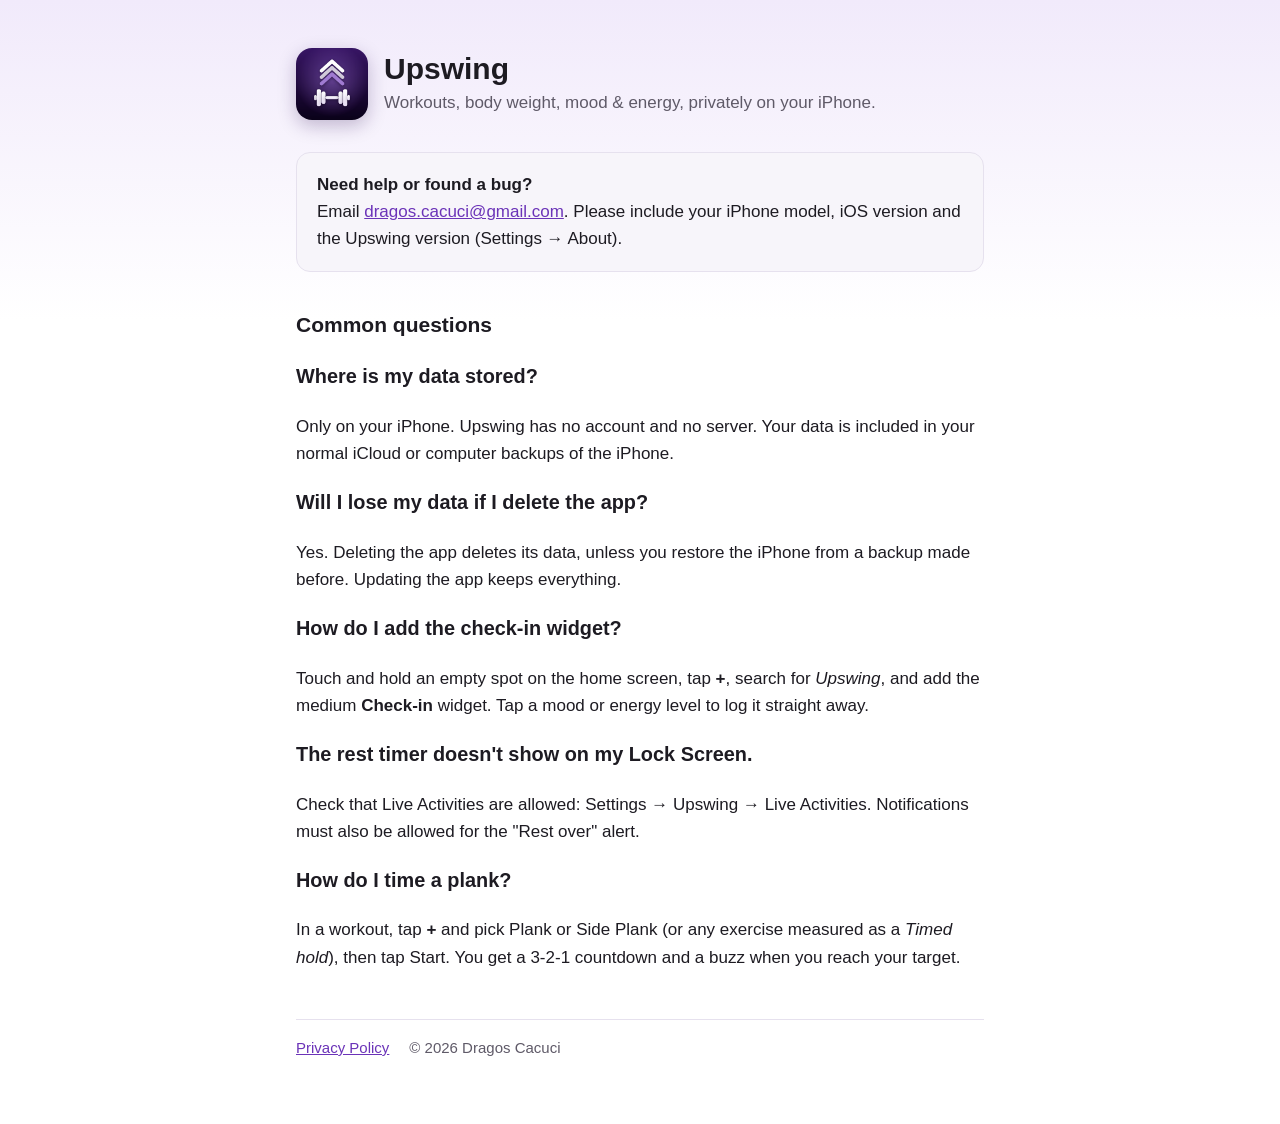
<file: index.html>
<!doctype html>
<html lang="en">
<head>
  <meta charset="utf-8">
  <meta name="viewport" content="width=device-width, initial-scale=1">
  <title>Upswing Support</title>
  <meta name="description" content="Help and contact for Upswing, a private gym, body weight and mood tracker for iPhone.">
  <link rel="icon" href="icon.png">
  <link rel="stylesheet" href="style.css">
</head>
<body>
<main>
  <header>
    <img src="icon.png" alt="Upswing app icon">
    <div>
      <h1>Upswing</h1>
      <p>Workouts, body weight, mood &amp; energy, privately on your iPhone.</p>
    </div>
  </header>

  <div class="card">
    <strong>Need help or found a bug?</strong><br>
    Email <a href="mailto:dragos.cacuci@gmail.com?subject=Upswing%20support">dragos.cacuci@gmail.com</a>.
    Please include your iPhone model, iOS version and the Upswing version (Settings → About).
  </div>

  <h2>Common questions</h2>

  <h3>Where is my data stored?</h3>
  <p>Only on your iPhone. Upswing has no account and no server. Your data is included in your normal iCloud or computer backups of the iPhone.</p>

  <h3>Will I lose my data if I delete the app?</h3>
  <p>Yes. Deleting the app deletes its data, unless you restore the iPhone from a backup made before. Updating the app keeps everything.</p>

  <h3>How do I add the check-in widget?</h3>
  <p>Touch and hold an empty spot on the home screen, tap <strong>+</strong>, search for <em>Upswing</em>, and add the medium <strong>Check-in</strong> widget. Tap a mood or energy level to log it straight away.</p>

  <h3>The rest timer doesn't show on my Lock Screen.</h3>
  <p>Check that Live Activities are allowed: Settings → Upswing → Live Activities. Notifications must also be allowed for the "Rest over" alert.</p>

  <h3>How do I time a plank?</h3>
  <p>In a workout, tap <strong>+</strong> and pick Plank or Side Plank (or any exercise measured as a <em>Timed hold</em>), then tap Start. You get a 3-2-1 countdown and a buzz when you reach your target.</p>

  <nav>
    <a href="privacy.html">Privacy Policy</a>
    <span class="muted">© 2026 Dragos Cacuci</span>
  </nav>
</main>
</body>
</html>
</file>
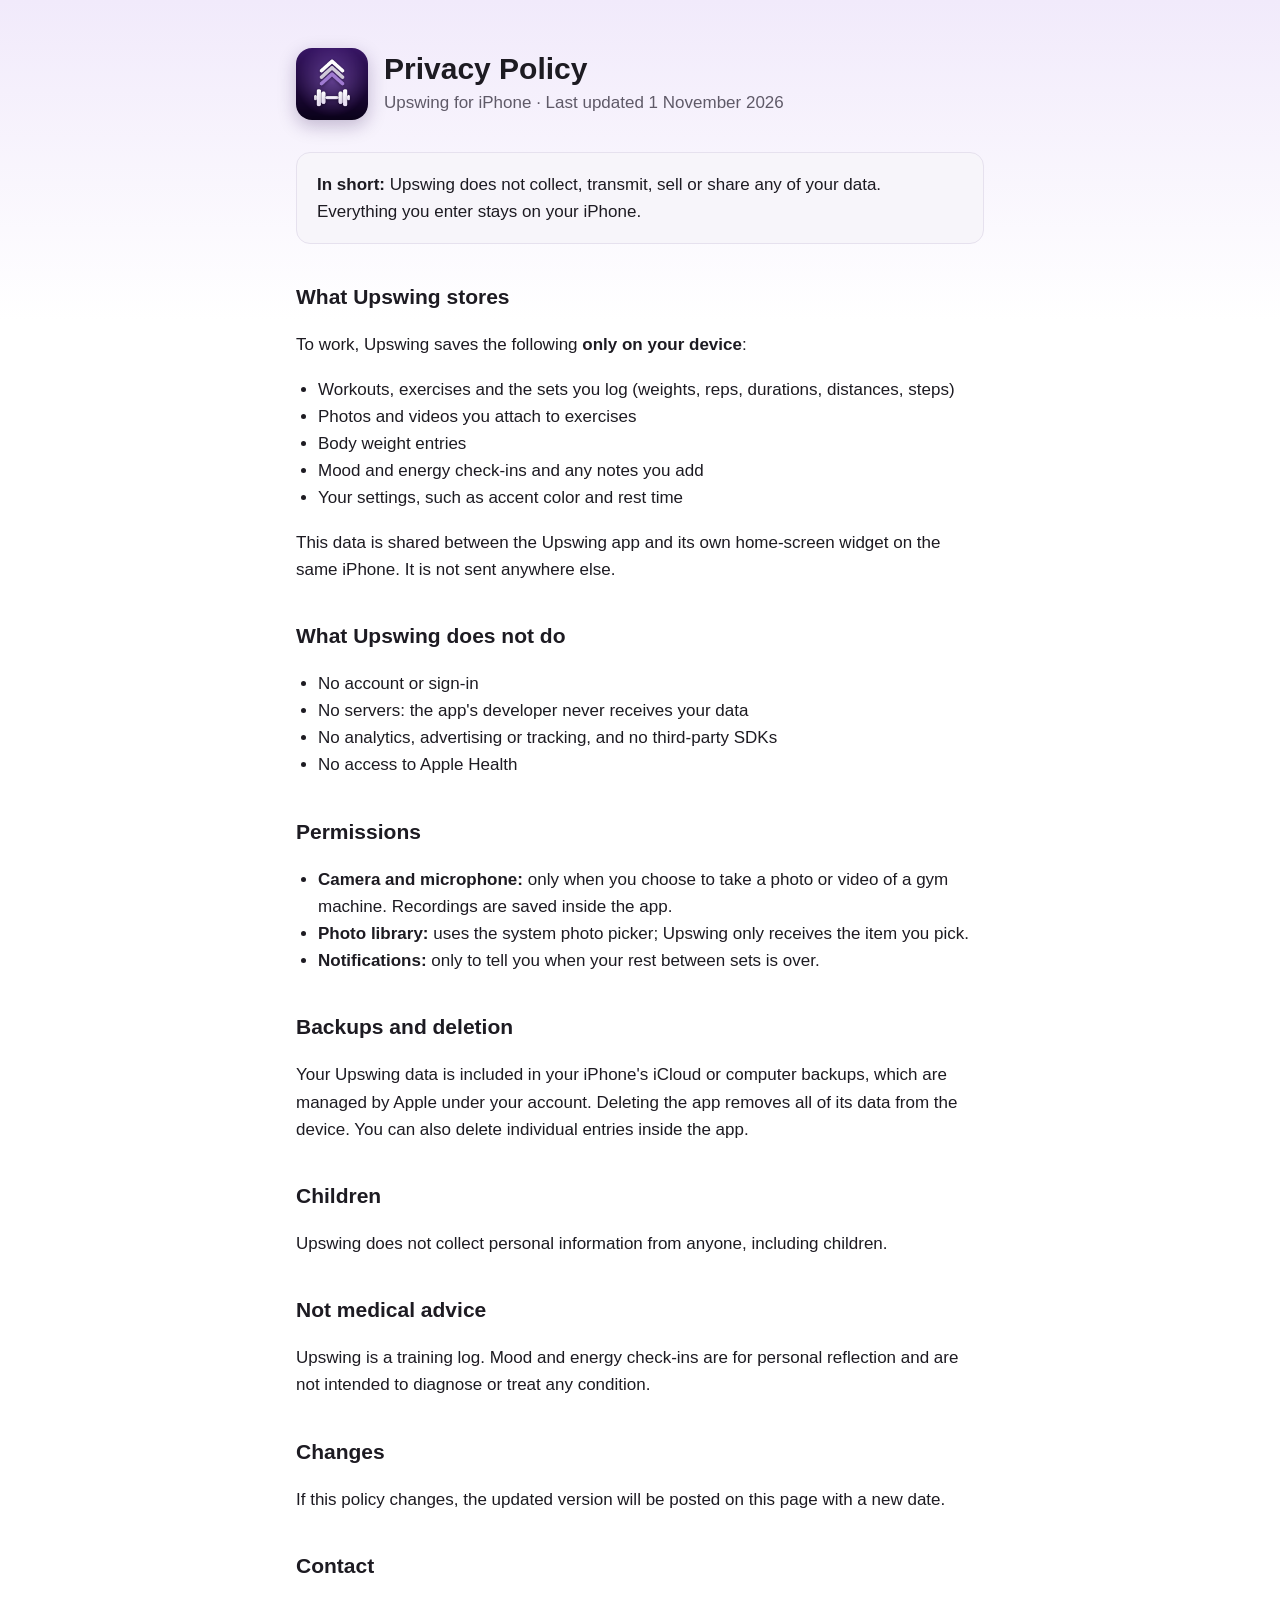
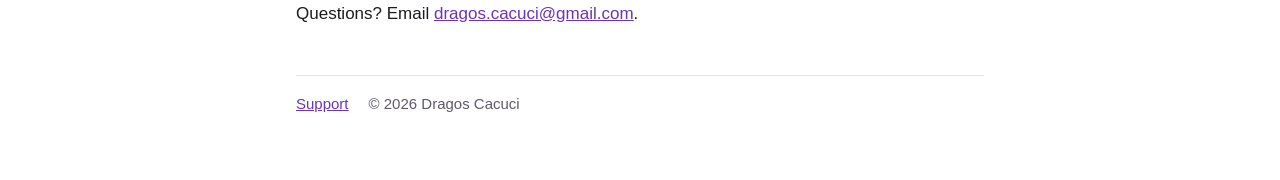
<file: privacy.html>
<!doctype html>
<html lang="en">
<head>
  <meta charset="utf-8">
  <meta name="viewport" content="width=device-width, initial-scale=1">
  <title>Upswing Privacy Policy</title>
  <meta name="description" content="Upswing keeps all your data on your iPhone. No account, no tracking, no data collection.">
  <link rel="icon" href="icon.png">
  <link rel="stylesheet" href="style.css">
</head>
<body>
<main>
  <header>
    <img src="icon.png" alt="Upswing app icon">
    <div>
      <h1>Privacy Policy</h1>
      <p>Upswing for iPhone · Last updated 1 November 2026</p>
    </div>
  </header>

  <div class="card">
    <strong>In short:</strong> Upswing does not collect, transmit, sell or share any of your data.
    Everything you enter stays on your iPhone.
  </div>

  <h2>What Upswing stores</h2>
  <p>To work, Upswing saves the following <strong>only on your device</strong>:</p>
  <ul>
    <li>Workouts, exercises and the sets you log (weights, reps, durations, distances, steps)</li>
    <li>Photos and videos you attach to exercises</li>
    <li>Body weight entries</li>
    <li>Mood and energy check-ins and any notes you add</li>
    <li>Your settings, such as accent color and rest time</li>
  </ul>
  <p>This data is shared between the Upswing app and its own home-screen widget on the same iPhone. It is not sent anywhere else.</p>

  <h2>What Upswing does not do</h2>
  <ul>
    <li>No account or sign-in</li>
    <li>No servers: the app's developer never receives your data</li>
    <li>No analytics, advertising or tracking, and no third-party SDKs</li>
    <li>No access to Apple Health</li>
  </ul>

  <h2>Permissions</h2>
  <ul>
    <li><strong>Camera and microphone:</strong> only when you choose to take a photo or video of a gym machine. Recordings are saved inside the app.</li>
    <li><strong>Photo library:</strong> uses the system photo picker; Upswing only receives the item you pick.</li>
    <li><strong>Notifications:</strong> only to tell you when your rest between sets is over.</li>
  </ul>

  <h2>Backups and deletion</h2>
  <p>Your Upswing data is included in your iPhone's iCloud or computer backups, which are managed by Apple under your account. Deleting the app removes all of its data from the device. You can also delete individual entries inside the app.</p>

  <h2>Children</h2>
  <p>Upswing does not collect personal information from anyone, including children.</p>

  <h2>Not medical advice</h2>
  <p>Upswing is a training log. Mood and energy check-ins are for personal reflection and are not intended to diagnose or treat any condition.</p>

  <h2>Changes</h2>
  <p>If this policy changes, the updated version will be posted on this page with a new date.</p>

  <h2>Contact</h2>
  <p>Questions? Email <a href="mailto:dragos.cacuci@gmail.com?subject=Upswing%20privacy">dragos.cacuci@gmail.com</a>.</p>

  <nav>
    <a href="index.html">Support</a>
    <span class="muted">© 2026 Dragos Cacuci</span>
  </nav>
</main>
</body>
</html>
</file>
<file: style.css>
:root {
  --accent: #6b33b8;
  --accent-soft: #f1eafb;
  --text: #1d1b22;
  --muted: #5f5a68;
  --bg: #ffffff;
  --card: #f7f5fa;
  --border: #e6e1ee;
}
@media (prefers-color-scheme: dark) {
  :root {
    --accent: #b892f7;
    --accent-soft: #2a1f3d;
    --text: #f2eff6;
    --muted: #b3acbf;
    --bg: #121016;
    --card: #1c1922;
    --border: #2d2836;
  }
}
* { box-sizing: border-box; }
body {
  margin: 0;
  font: 17px/1.6 -apple-system, BlinkMacSystemFont, "SF Pro Text", "Helvetica Neue", Arial, sans-serif;
  color: var(--text);
  background: linear-gradient(180deg, var(--accent-soft) 0, var(--bg) 320px);
  background-color: var(--bg);
}
main { max-width: 720px; margin: 0 auto; padding: 48px 16px 64px; }
header { display: flex; align-items: center; gap: 16px; margin-bottom: 32px; }
header img { width: 72px; height: 72px; border-radius: 16px; box-shadow: 0 6px 18px rgba(40, 10, 80, .25); }
header h1 { margin: 0; font-size: 30px; line-height: 1.2; }
header p { margin: 2px 0 0; color: var(--muted); }
h2 { margin-top: 36px; font-size: 21px; }
a { color: var(--accent); }
.card { background: var(--card); border: 1px solid var(--border); border-radius: 14px; padding: 18px 20px; margin: 20px 0; }
.muted { color: var(--muted); font-size: 15px; }
nav { margin-top: 48px; padding-top: 16px; border-top: 1px solid var(--border); font-size: 15px; display: flex; gap: 20px; flex-wrap: wrap; }
ul { padding-left: 22px; }
</file>
